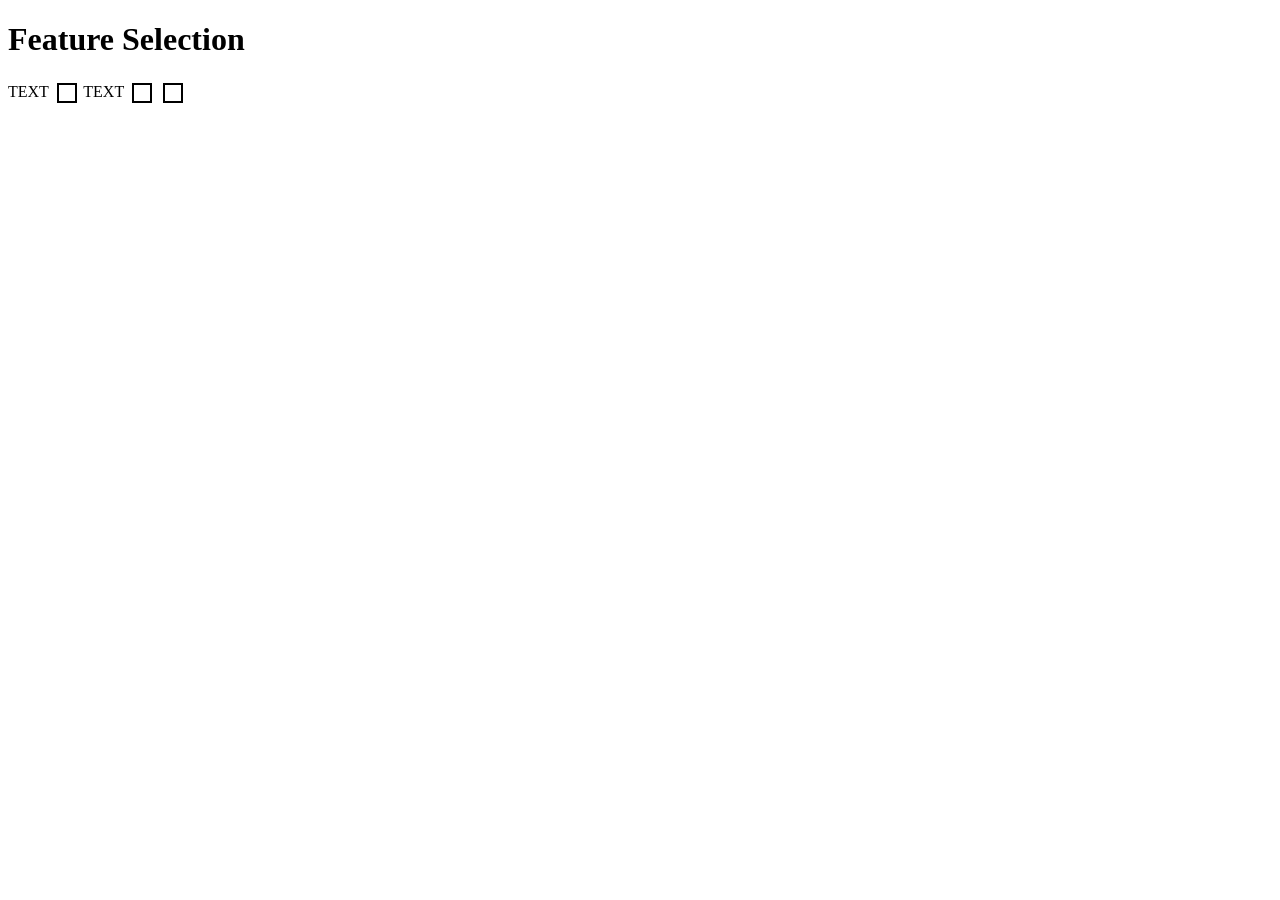
<file: index.html>
<!DOCTYPE html>
<html lang="en">

<head>
    <meta charset="utf-8">
    <title>Selection Feature Page</title>
    <link rel="stylesheet" href="styles.css">
</head>

<body>
<h1>Feature Selection</h1>

<div class="feature-card-container">
    <label class="feature-card">
        TEXT
<input type="checkbox">        
        </label>


  <label class="feature-card">
    TEXT
    <input type="checkbox">
    </label>
<input type="checkbox">

</div>
</body>

</html>
</file>
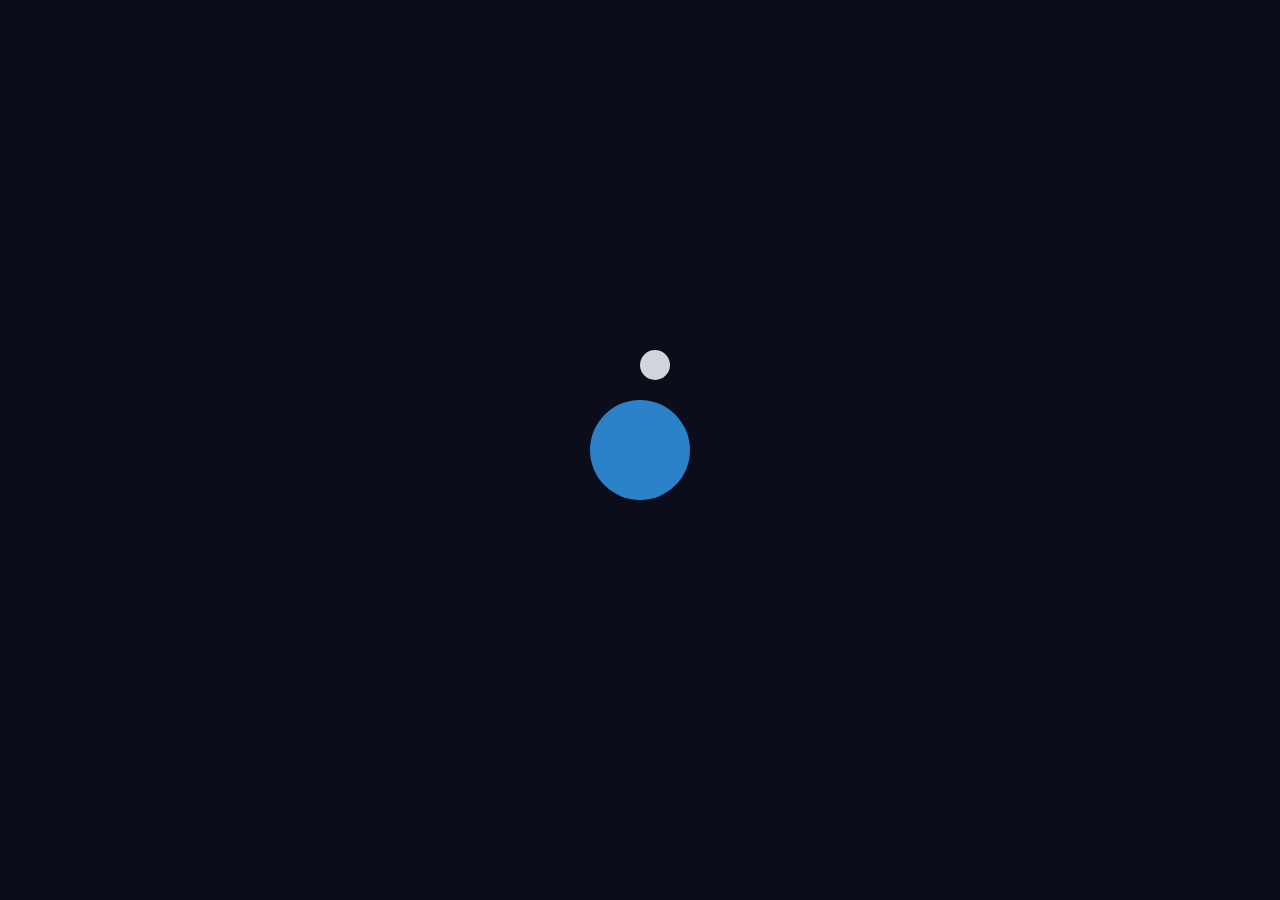
<file: index11.html>
<!DOCTYPE html>
<html lang="en">
<head>
    <meta charset="UTF-8">
    <meta name="viewport" content="width=device-width, initial-scale=1.0">
    <title>Moon Orbit</title>
    <link rel="stylesheet" href="style11.css">
</head>
<body>
<div class="space">

<div class="earth"></div>

<div class="orbit">
    <div class="moon">

    </div>
</div>

</div>
    
</body>
</html>
</file>
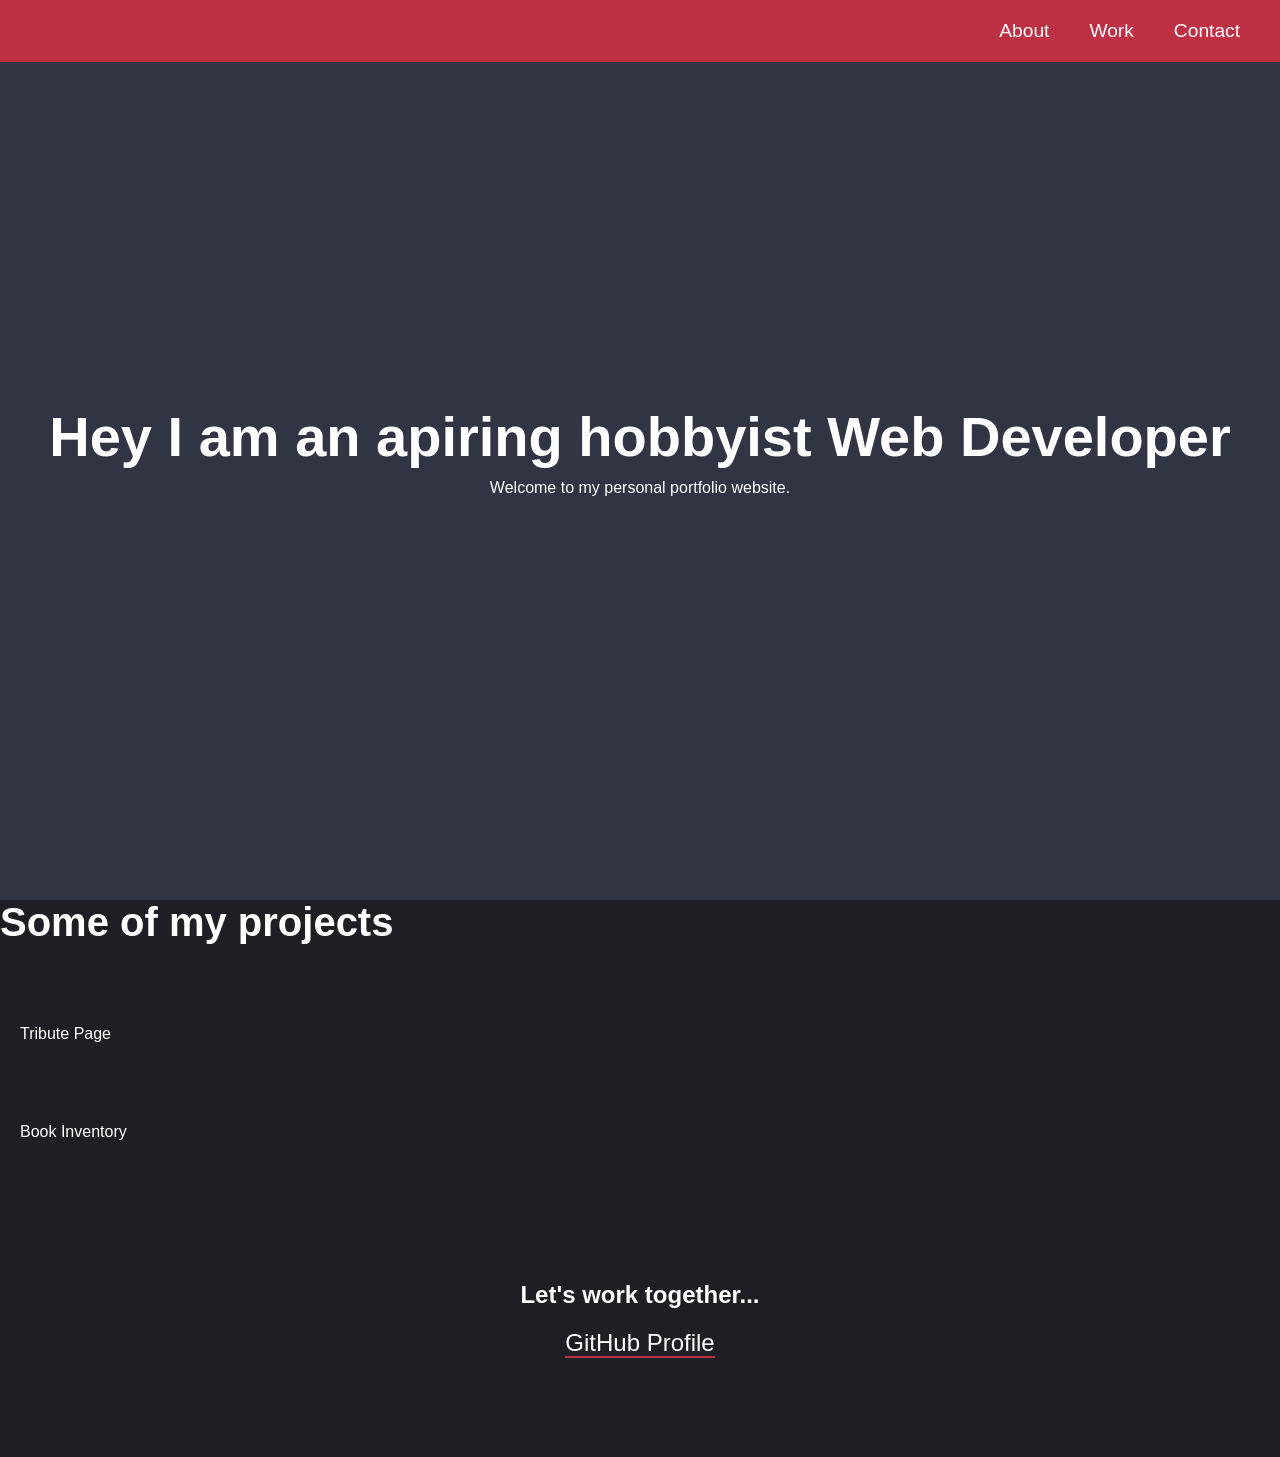
<file: index12.html>
<!DOCTYPE html>
<html lang="en">
<head>
    <meta charset="UTF-8">
    <meta name="viewport" content="width=device-width, initial-scale=1.0">
    <title>Personal Portfolio</title>
    <link rel="stylesheet" href="style12.css">
</head>
<body>
    
<nav id="navbar">
    <ul>
        <li><a href="#welcome-section">About</a></li>
        <li><a href="project-section">Work</a></li>
        <li><a href="contact-section">Contact</a></li>
    </ul>
</nav>

<section id="welcome-section">

<h1>Hey I am an apiring hobbyist Web Developer</h1>
<p>Welcome to my personal portfolio website.</p>

</section>

<section id="project-section">

<h2>Some of my projects</h2>

<div class="projects-grid"></div>

<div class="project-title">
<a href="https://github.com/khsmith31/practice3/blob/main/index5.html" target="_blank" class="project-link">
<p class="project-title">Tribute Page</p>
</a>
</div>

<div class="project-title">
<a href="https://github.com/khsmith31/practice3/blob/main/index6.html" target="_blank" class="project-link">
<p class="project-title">Book Inventory</p>
</a>
</div>
</div>
</section>

<section id="contact-section">

<h2>Let's work together...</h2>

<a id="profile-link" href="https://github.com/khsmith31" target="_blank">GitHub Profile</a>
</section>


</body>
</html>
</file>
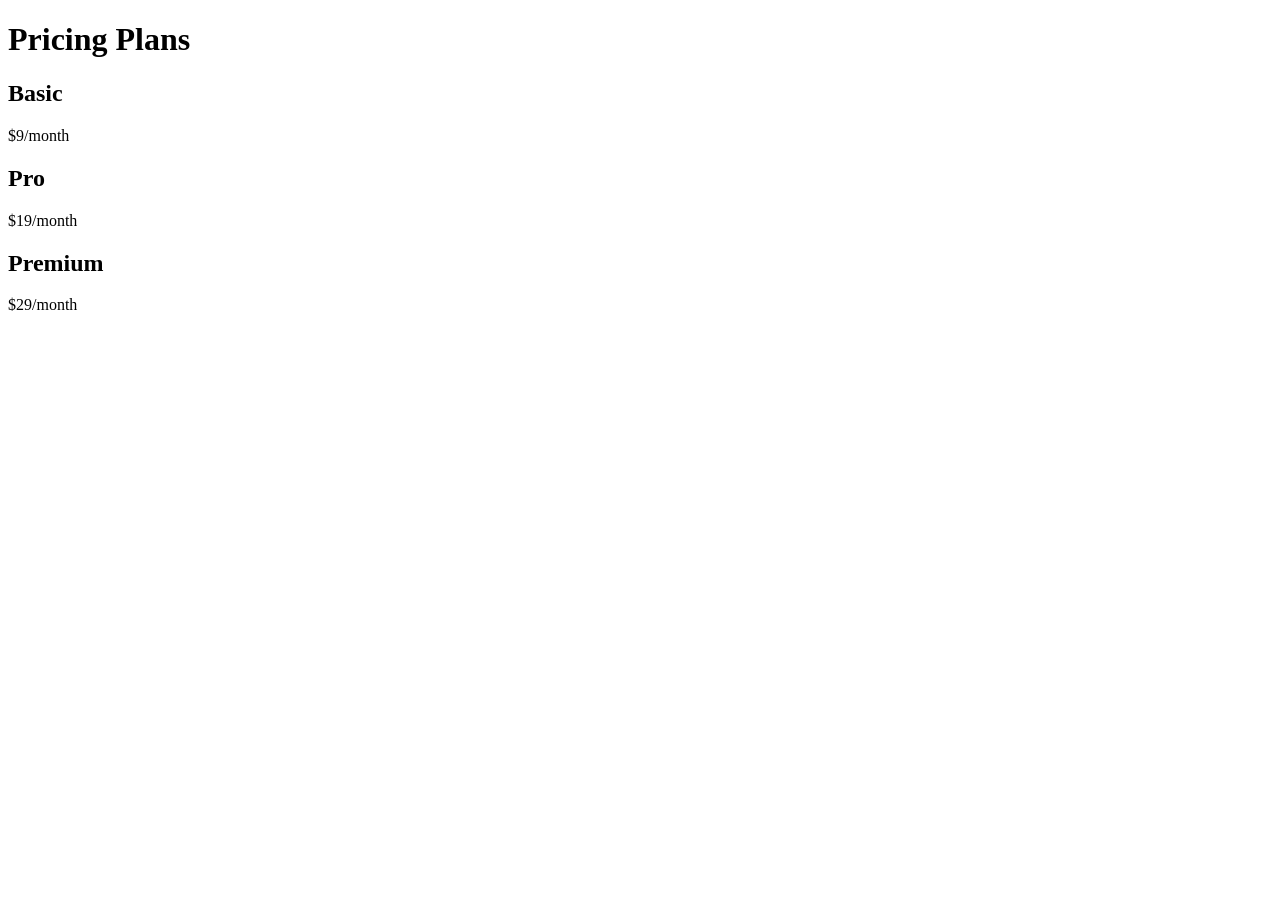
<file: index3.html>
<!DOCTYPE html>
<html lang="en">
  <head>
    <meta charset="UTF-8" />
    <title>Pricing Plans Layout Page</title>
    <link rel="stylesheet" href="styles.css">
  </head>
  <body>
 <h1>Pricing Plans</h1>
 <div class="pricing-container">

  <div class="pricing-card basic-plan">
    <h2>Basic</h2>
    <p>$9/month</p>
    </div>   

  <div class="pricing-card pro-plan">
  <h2>Pro</h2>
  <p>$19/month</p>
  </div>

   <div class="pricing-card premium-plan">
    <h2>Premium</h2>
    <p>$29/month</p>
    </div> 

    </div>     
  </body>
</html>
</file>
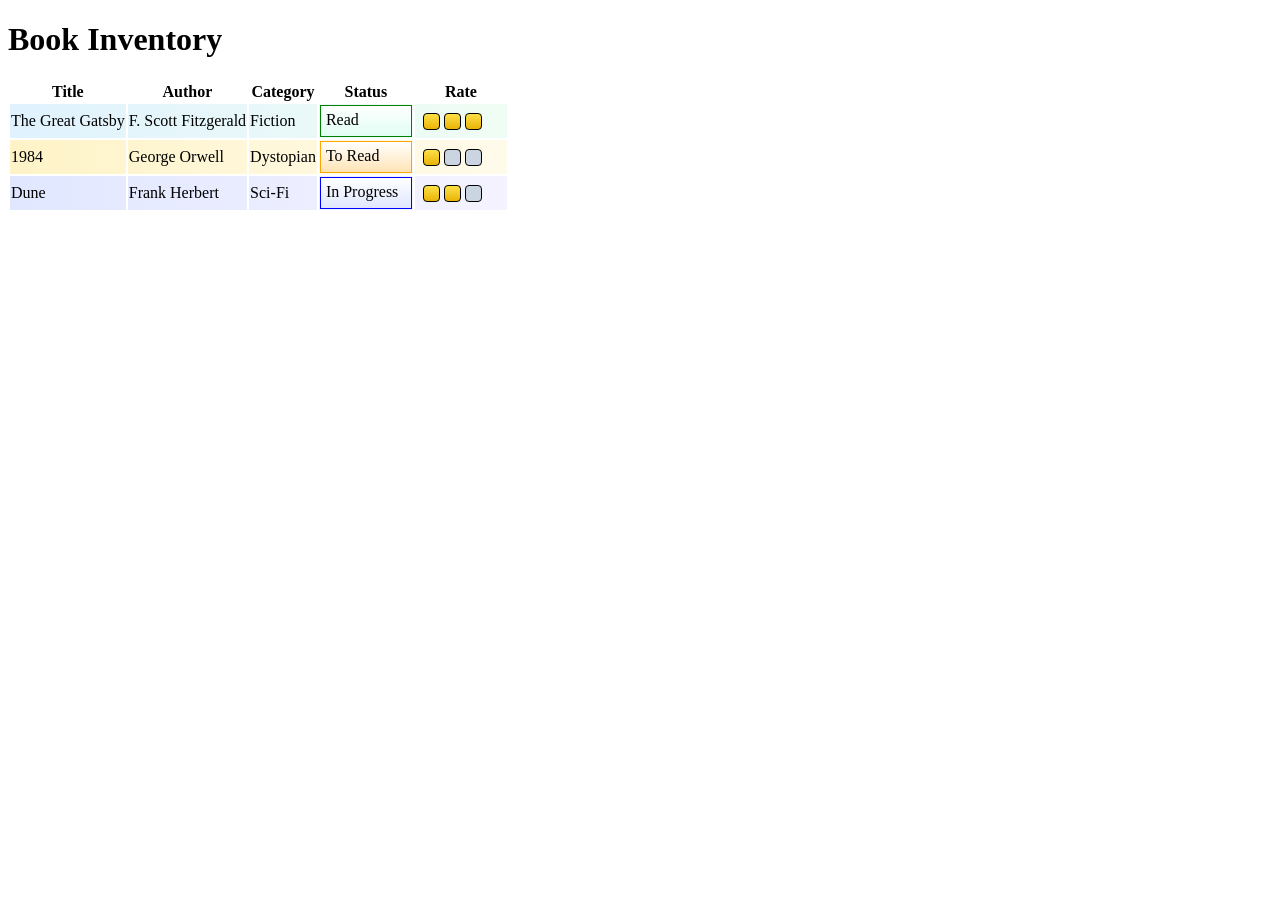
<file: index6.html>
<!DOCTYPE html>
<html lang="en">

<head>
  <meta charset="utf-8">
  <title>Book Inventory</title>
  <link rel="stylesheet" href="style6.css">
</head>

<body>
<h1>Book Inventory</h1>

<table>
  <thead>
    <tr>
      <th>Title</th>
      <th>Author</th>
      <th>Category</th>
      <th>Status</th>
      <th>Rate</th>
     </tr>
     </thead>
  <tbody>
    <!-- The Great Gatsby Row -->
    <tr class="read">
      <td>The Great Gatsby</td>
      <td>F. Scott Fitzgerald</td>
      <td>Fiction</td>
      <td><span class="status">Read</span></td>
      <td>
        <span class="rate three">
          <span></span><span></span><span></span>
        </span>
      </td>
    </tr>

    <!-- 1984 Row -->
    <tr class="to-read">
      <td>1984</td>
      <td>George Orwell</td>
      <td>Dystopian</td>
      <td><span class="status">To Read</span></td>
      <td>
        <span class="rate one">
          <span></span><span></span><span></span>
        </span>
      </td>
    </tr>

    <!-- Dune Row -->
    <tr class="in-progress">
      <td>Dune</td>
      <td>Frank Herbert</td>
      <td>Sci-Fi</td>
      <td><span class="status">In Progress</span></td>
      <td>
        <span class="rate two">
          <span></span><span></span><span></span>
        </span>
      </td>
    </tr>
  </tbody>
</table>
</body>
</html>
</file>
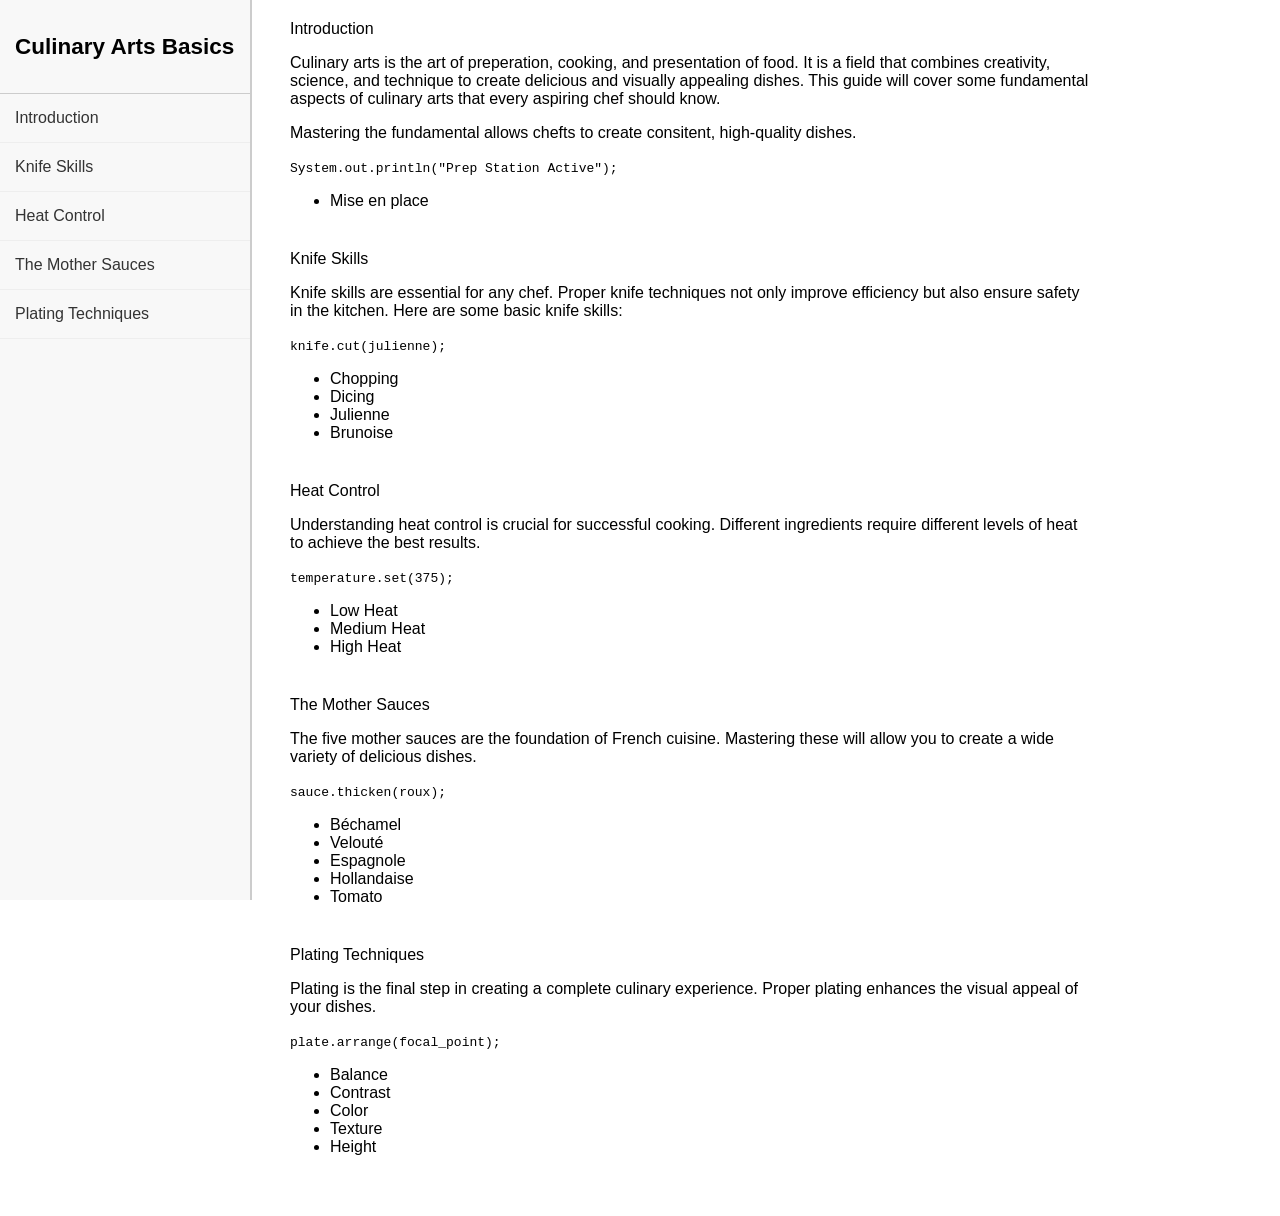
<file: index7.html>
<!DOCTYPE html>
<html lang="en">
<head>
    <meta charset="UTF-8">
    <meta name="viewport" content="width=device-width, initial-scale=1.0">
    <title>Culinary Arts Basics</title>
    <link rel="stylesheet" href="style7.css">
</head>
<body>
<nav id="navbar">

<header><h1>Culinary Arts Basics</h1></header>

<a class="nav-link" href="#Introduction">Introduction</a>
<a class="nav-link" href="#Knife_Skills">Knife Skills</a>
<a class="nav-link" href="#Heat_Control">Heat Control</a>
<a class="nav-link" href="#The_Mother_Sauces">The Mother Sauces</a>
<a class="nav-link" href="#Plating_Techniques">Plating Techniques</a>
</nav>

<main id="main-doc">
<section class="main-section" id="Introduction">
   <header>Introduction</header>
   <p>Culinary arts is the art of preperation, cooking, and presentation of food. It is a field that combines creativity, science, and technique to create delicious and visually appealing dishes. This guide will cover some fundamental aspects of culinary arts that every aspiring chef should know.</p>
   <p>Mastering the fundamental allows chefts to create consitent, high-quality dishes.</p>
   <code>System.out.println("Prep Station Active");</code>
   <ul>
    <li>Mise en place</li>
   </ul>
</section>

<section class="main-section" id="Knife_Skills">
   <header>Knife Skills</header>
   <p>Knife skills are essential for any chef. Proper knife techniques not only improve efficiency but also ensure safety in the kitchen. Here are some basic knife skills:</p>
    <code>knife.cut(julienne);</code>
   <ul>
    <li>Chopping</li>
    <li>Dicing</li>
    <li>Julienne</li>
    <li>Brunoise</li>
   </ul>
</section>

<section class="main-section" id="Heat_Control">
   <header>Heat Control</header>
   <p>Understanding heat control is crucial for successful cooking. Different ingredients require different levels of heat to achieve the best results.</p>
 <code>temperature.set(375);</code>
    <ul>
     <li>Low Heat</li>
     <li>Medium Heat</li>
     <li>High Heat</li>
    </ul>
</section>

<section class="main-section" id="The_Mother_Sauces">
   <header>The Mother Sauces</header>
   <p>The five mother sauces are the foundation of French cuisine. Mastering these will allow you to create a wide variety of delicious dishes.</p>
    <code>sauce.thicken(roux);</code>
    <ul>
     <li>Béchamel</li>
     <li>Velouté</li>
     <li>Espagnole</li>
     <li>Hollandaise</li>
     <li>Tomato</li>
</section>

<section class="main-section" id="Plating_Techniques">
   <header>Plating Techniques</header>
   <p>Plating is the final step in creating a complete culinary experience. Proper plating enhances the visual appeal of your dishes.</p>
<code>plate.arrange(focal_point);</code>
    <ul>
     <li>Balance</li>
     <li>Contrast</li>
     <li>Color</li>
     <li>Texture</li>
     <li>Height</li>
    </ul>
</section>
</main>
    
</body>
</html>
</file>
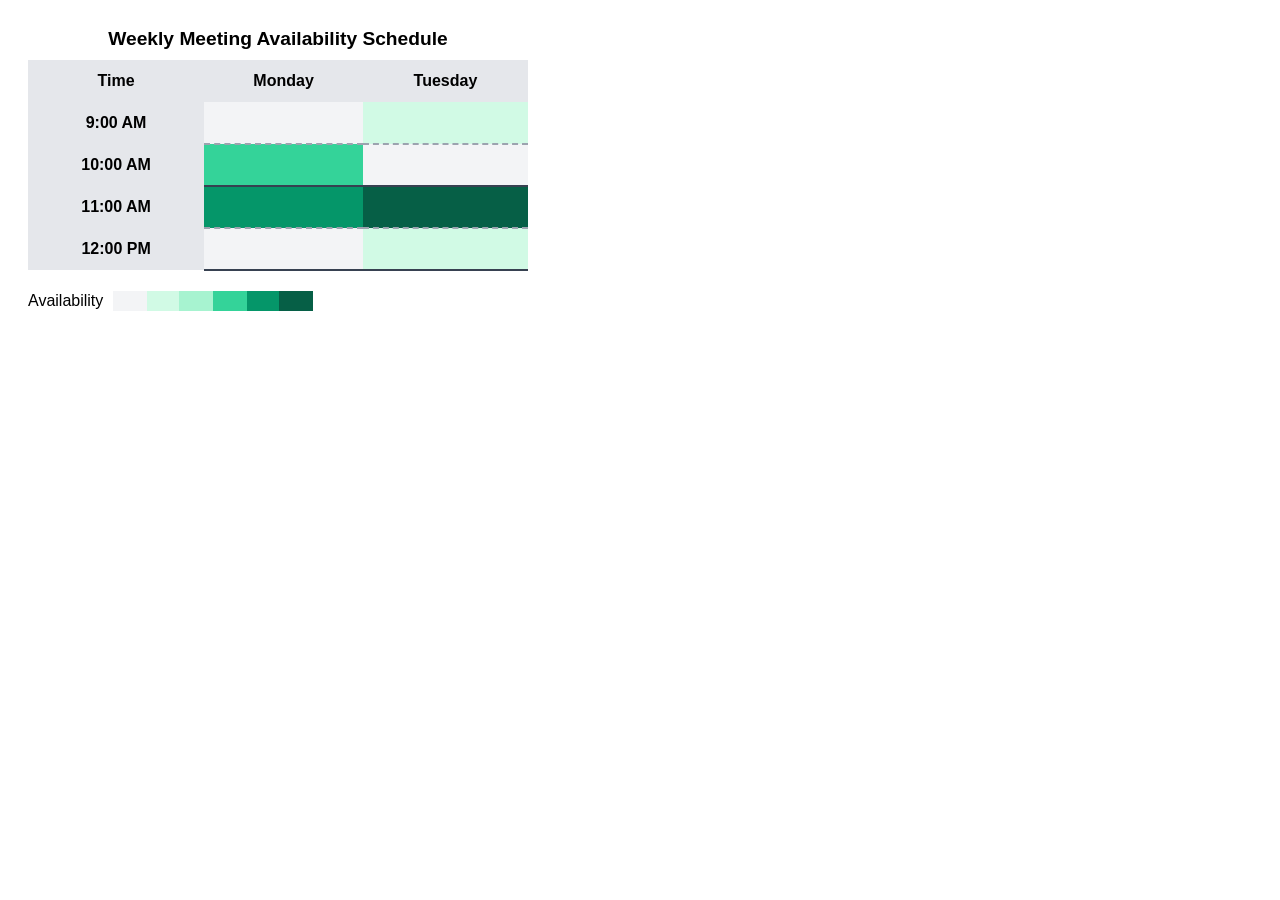
<file: index8.html>
<!DOCTYPE html>
<html lang="en">
<head>
    <meta charset="UTF-8">
    <meta name="viewport" content="width=device-width, initial-scale=1.0">
    <title>Meeting Availability</title>
    <link rel="stylesheet" href="styles8.css">
</head>
<body>
    
<table>
    <caption>Weekly Meeting Availability Schedule</caption>
    <thead>
        <tr class="sharp">
            <th scope="col">Time</th>
             <th scope="col">Monday</th>
             <th scope="col">Tuesday</th>
          </tr>    
         </thead>  
         <tbody>
         <tr class="half">
            <th scope="row" class="time">9:00 AM</th>
            <td class="available-0" aria-label="0 available"></td>
            <td class="available-1" aria-label="1 available"></td>
         </tr> 
         <tr class="sharp">
            <th scope="row" class="time">10:00 AM</th>
            <td class="available-3" aria-label="3 available"></td>
            <td class="available-0" aria-label="0 available"></td>
         </tr>
        <tr class="half">
            <th scope="row" class="time">11:00 AM</th>
            <td class="available-4" aria-label="4 available"></td>
            <td class="available-5" aria-label="5+ available"></td>
         </tr> 
         <tr class="sharp">
            <th scope="row" class="time">12:00 PM</th>
            <td class="available-0" aria-label="0 available"></td>
            <td class="available-1" aria-label="1 available"></td>
         </tr>
         </tbody>
         </table>
         
         <div id="legend">
            <span>Availability</span>
            <div id="legend-gradient"></div>
         </div>
</body>
</html>
</file>
<file: styles.css>
input[type="checkbox"] {
  appearance: none;
  border-width: 2px;
  border-color: black;
  width: 20px;
  height: 20px;
  display: inline-block;
  position: relative;
  vertical-align: middle;
  border-style: solid;
}

input[type="checkbox"]:checked::after {
  content: "✓";
  position: absolute;
  top: 50%;
  left: 50%;
  transform: translate(-50% -50%);
  color: white;
  font-size: 14px;
}

input[type="checkbox"]:checked {
  background-color: purple;
  border-color: green;
}
</file>
<file: style11.css>
body {
    display: flex;
    justify-content: center;
    align-items: center;
    height: 100vh;
    margin: 0;
    background-color: #0b0d1b;
}

.space {
    position: relative;
    width: 200px;
    height: 200px;
}

.earth {
    position: absolute;
    top: 50%;
    left: 50%;
    transform: translate(-50%, -50%);
    width: 100px;
    height: 100px;
    background-color: #2b82c9;
    border-radius: 50%;
}

.orbit {
    position: absolute;
    top: 50%;
    left: 50%;
    transform: translate(-50%, -50%);
    width: 200px;
    height: 200px;
    border-radius: 50%;
    border: 1px dash rgba(255, 255, 255, 0.2);
    animation: orbit 5s linear infinite;
}

.moon {
    position: absolute;
    top: 0;
    left: 50%;
    transform: translate(-50% 0);
    width: 30px;
    height: 30px;
    background-color: #d1d5db;
    border-radius: 50%;
}

@keyframes orbit {
    100% {
        transform: translate(-50%, -50%) rotate(360deg);
    }
}
</file>
<file: style12.css>
* {
    margin: 0;
    padding: 0;
    box-sizing: border-box;
}

html {
    scroll-behavior: smooth;
    font-family: sans-serif;
}

body {
    background-color: #1e1e24;
    color: #ffff;
}

#navbar {
    position: fixed;
    top: 0;
    left: 0;
    width: 100%;
    background-color: #be3144;
    display: flex;
    justify-content: flex-end;
    z-index: 10;
}

#navbar ul {
    display: flex;
    list-style: none;
    padding-right: 20px;
}

#navbar a {
    display: block;
    padding: 20px;
    color: #fff;
    text-decoration: none;
    font-size: 1.2rem;
}

#navbar a:hover {
    background-color: #45567d;
}

#welcome-section {
    height: 100vh;
    display: flex;
    flex-direction: column;
    justify-content: center;
    align-items: center;
    background-color: #303443;
}

#welcome-section h1 {
    font-size: 3.5rem;
    margin-bottom: 10px;
}

#projects-section {
    padding: 100px 20px;
    text-align: center;
    background-color: #45567d;
}

#project-section h2 {
    font-size: 2.5rem;
    margin-bottom: 40px;
}

.projects-grid {
    display: grid;
    grid-template-columns: repeat(2, 1fr);
    gap: 30px;
    max-width: 1000px;
    margin: 0 auto;
}

.project-tile {
    background-color: #303443;
    border-radius: 5px;
    overflow: hidden;
}

.project-link {
    color: #fff;
    text-decoration: none;
    display: block;
    padding: 40px 20px;
}

.project-link:hover {
    background-color: #222530;
}

#contact-section {
    padding: 100px 20px;
    text-align: center;
}

#contact-section h2 {
    margin-bottom: 20px;
}

#profile-link {
    color: #fff;
    font-size: 1.5rem;
    text-decoration: none;
    border-bottom: 2px solid #be3144;
}

@media (max-width: 768px) {
    #welcome-section h1 {
        font-size: 2.5rem;
        text-align: center;
        padding: 0 10px;
    }

    .projects-grid {
        grid-template-columns: 1fr;
    }
}
</file>
<file: style6.css>
tr[class="read"] {
  background-image: linear-gradient(to right, #e0f2fe, #f0fdf4);
}

tr[class="to-read"] {
  background-image: linear-gradient(to right, #fef3c7, #fffbeb);
}

tr[class="in-progress"] {
  background-image: linear-gradient(to right, #e0e7ff, #f5f3ff);
}

span {
  display: inline-block;
}

tr[class="to-read"] span[class="status"] {
  border: 1px solid orange;
  background-image: linear-gradient(to bottom, #ffffff, #ffe4b5);
}

tr[class="read"] span[class="status"] {
  border: 1px solid green;
  background-image: linear-gradient(to bottom, #ffffff, #e0fdf4);
}

tr[class="in-progress"] span[class="status"] {
  border: 1px solid blue;
  background-image: linear-gradient(to bottom, #ffffff, #e0e7ff);
}

span[class="status"], span[class^="rate"] {
  height: 20px;
  width: 80px;
  padding: 5px;
}

span[class="status"], span[class^="rate"] {
  padding: 5px;
}

span[class^="rate"] > span {
  border: 1px solid black;
  border-radius: 4px;
  margin: 2px;
  height: 15px;
  width: 15px;
  background-color: #cbd5e1;
}

span[class~="one"] :first-child {
  background-image: linear-gradient(to bottom, #fde047, #eab308);
}

span[class~="two"] :nth-child(-n+2) {
  background-image: linear-gradient(to bottom, #fde047, #eab308);
}

span[class~="three"] span {
  background-image: linear-gradient(to bottom, #fde047, #eab308);
}
</file>
<file: style7.css>
body {
    font-family: Arial, sans-serif;
    margin: 0;
    display: flex;
}

#navbar {
  position: fixed;
  width: 250px;
  height: 100%;
  top:0%
  left: 0;
  border-right: 2px solid #ccc;
  background-color: #f8f8f8;
  display: flex;
  flex-direction: column;  
}

#navbar header {
    font-size: 15px;
    font-weight: bold;
    padding: 15px;
    border-bottom: 1px solid #ccc;
}

.nav-link {
    padding: 15px;
    text-decoration: none;
    color:#333;
    border-bottom: 1px solid #eee;
}

#main-doc {
    margin-left: 270px;
    padding: 20px;
    max-width: 800px;
}

.main-section {
    margin-bottom: 40px;
}

@media (max-width:800px) {
   body {
   flex-direction: column;
    
    }
    #navbar {
        position: relative;
        width: 100%;
        height: auto;
        border-right: none;
        border-bottom: 2px solid #ccc;
    }

    #main-doc {
        margin-left: 0;
        padding: 15px;
    }
</file>
<file: styles8.css>
:root {
    --color0: #f3f4f6;
    --color1: #d1fae5;
    --color2: #a7f3d0;
    --color3: #34d399;
    --color4: #059669;
    --color5: #065f46;

    --solid-border: 2px solid #374151;
    --dashed-border: 2px dashed #9ca3af;
}

.available-0 {background-color: var(--color0);}
.available-1 {background-color: var(--color1);}
.available-2 {background-color: var(--color2);}
.available-3 {background-color: var(--color3);}
.available-4 {background-color: var(--color4);}
.available-5 {background-color: var(--color5);}

.sharp td {
    border-bottom: var(--solid-border);
}

.half td { border-bottom: var(--dashed-border); }


body {
    font-family: Arial, sans-serif;
    padding: 20px;
}

table {
    border-collapse: collapse;
    width: 100%;
    margin-bottom: 20px;
    max-width: 500px; 
}

th, td {
    text-align: center;
    padding: 12px;
}

th {
    background-color: #e5e7eb;

}

caption {
    font-weight: bold;
    font-size: 1.2rem;
    margin-bottom: 10px;
}

#legend {
    display: flex;
    align-items: center;
    gap: 10px;
}

#legend-gradient {
    width: 200px;
    height: 20px;
    display: inline-block;
    background-image: linear-gradient(
        to right,
        var(--color0) 0% 17%,
        var(--color1) 17% 33%,
        var(--color2) 33% 50%,
        var(--color3) 50% 67%,
        var(--color4) 67% 83%,
        var(--color5) 83% 100%
    );
}
</file>
